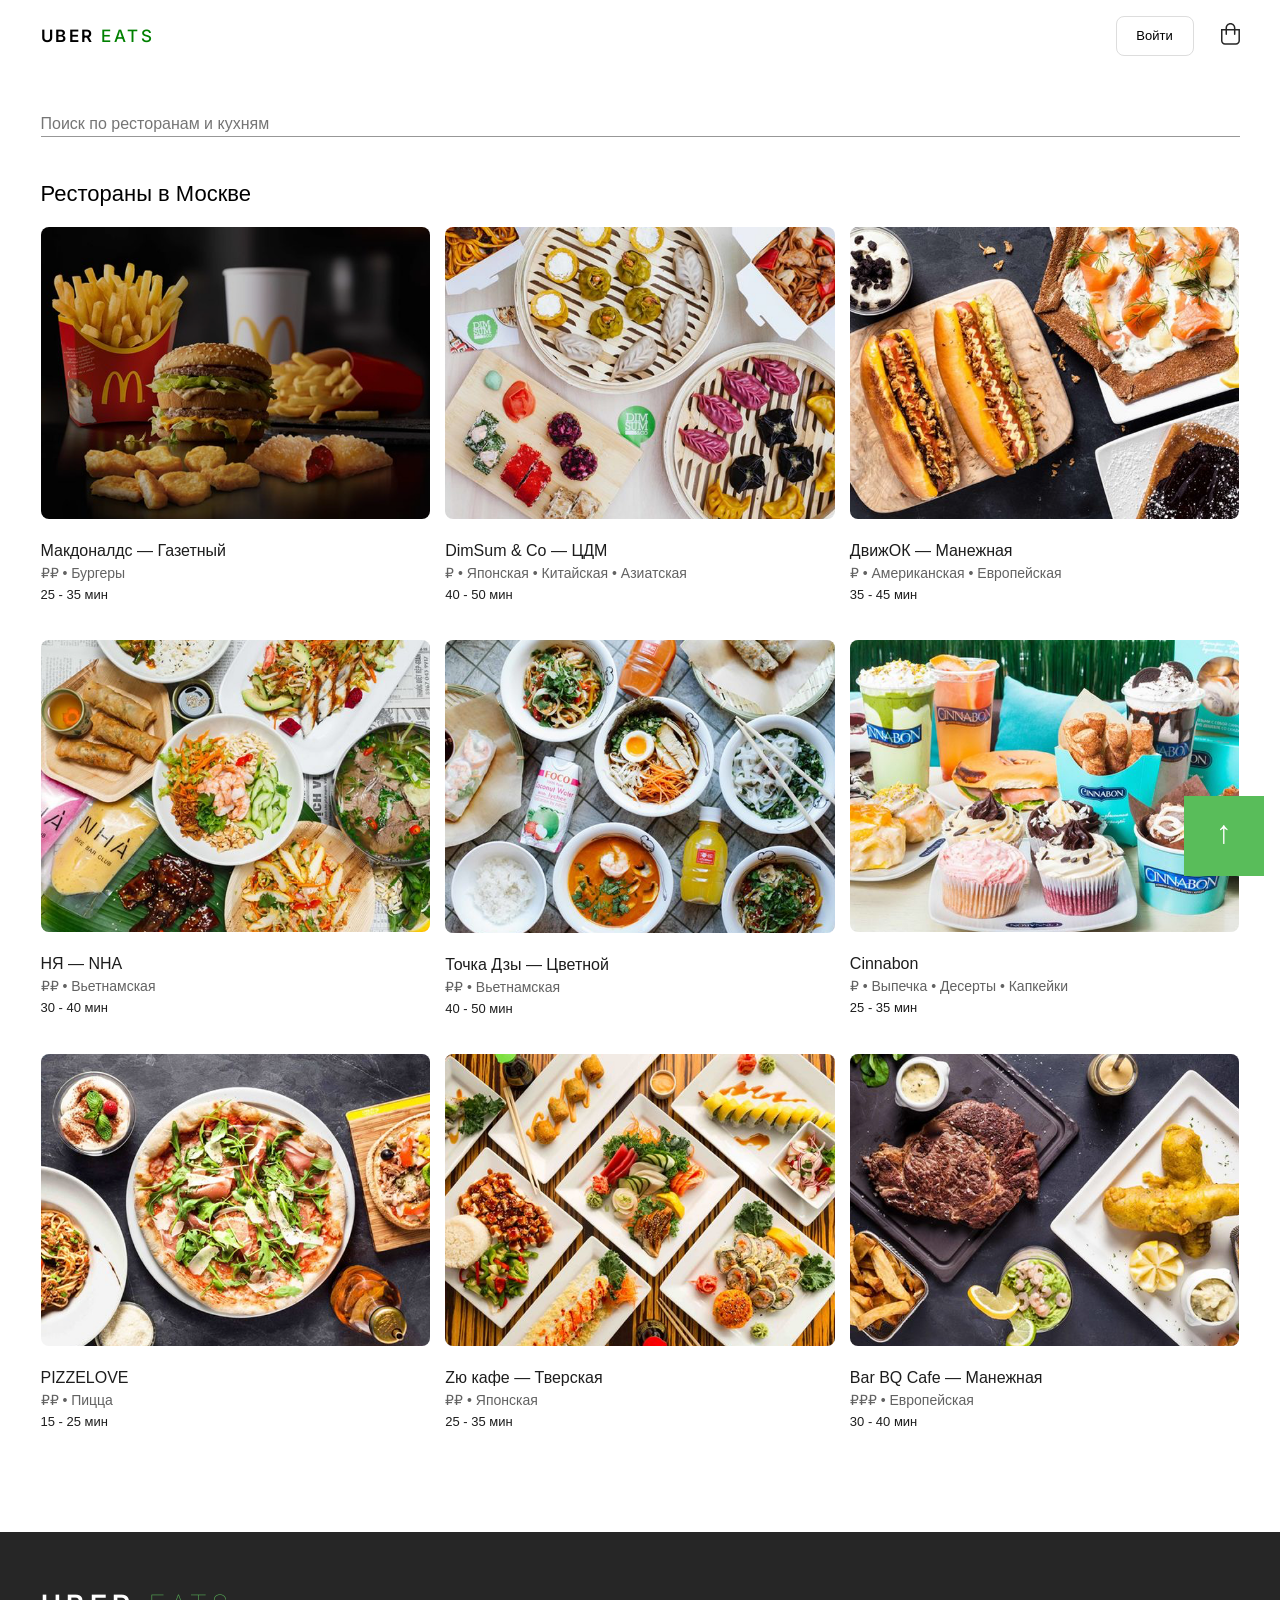
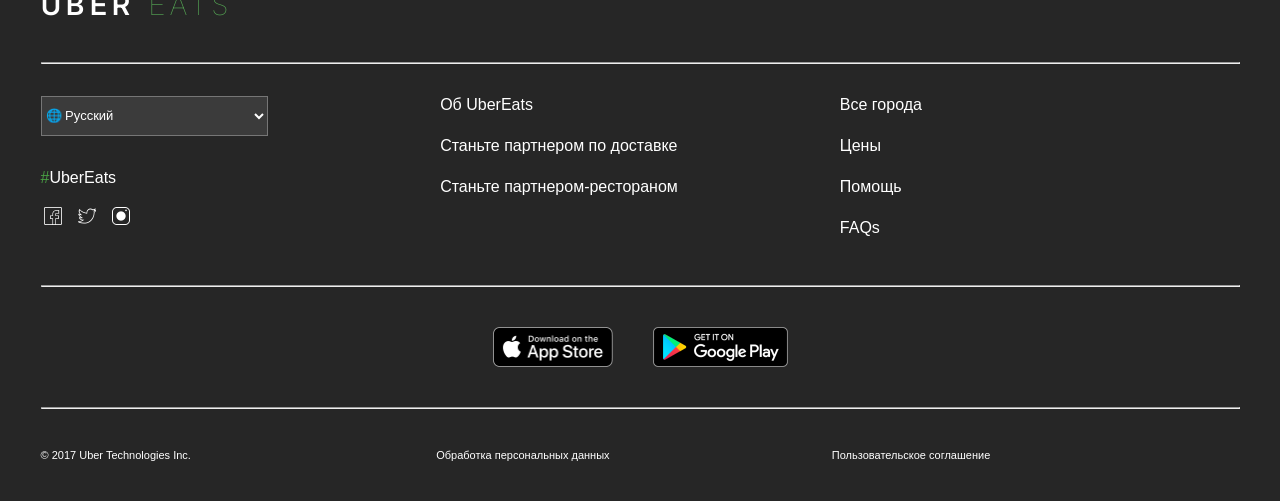
<file: index.html>
<!doctype html>
<html lang="en">
  <head>
    <meta charset="UTF-8" />
    <meta name="viewport" content="width=device-width, initial-scale=1.0" />
    <title>Uber Eats</title>
    <link
      href="https://fonts.googleapis.com/css2?family=Inter:wght@400;600;700&display=swap"
      rel="stylesheet"
    />
    <link rel="stylesheet" href="style.css" />
    <script src="app.js" defer></script>
  </head>
  <body>
    <header>
      <div class="container">
        <div class="header-main">
          <div class="header-logo">
            <a href="#">UBER <span class="eats">EATS</span></a>
          </div>
          <div class="header-actions">
            <button class="header-button">Войти</button>
            <a href="#" class="basket">
              <img src="images/basket.svg" alt="Корзина" />
            </a>
          </div>
        </div>
      </div>
    </header>

    <main>
      <div class="container">
        <input
          type="text"
          placeholder="Поиск по ресторанам и кухням"
          class="search-input"
        />

        <section class="restaurants">
          <h2 class="title">Рестораны в Москве</h2>

          <ul class="restaurant-cards">
            <li class="card">
              <a href="restaurant.html">
                <figure>
                  <img src="images/Macdonalds.png" alt="Ресторан Макдоналдс" />
                  <figcaption>
                    <h3 class="restaurant-name">Макдоналдс &mdash; Газетный</h3>
                    <p class="restaurant-info">
                      &#8381;&#8381; &#8226; Бургеры
                    </p>
                    <p class="waiting-time">25 - 35 мин</p>
                  </figcaption>
                </figure>
              </a>
            </li>

            <li class="card">
              <a href="restaurant.html">
                <figure>
                  <img src="images/DimSum.png" alt="Ресторан DimSum" />
                  <figcaption>
                    <h3 class="restaurant-name">DimSum & Co &mdash; ЦДМ</h3>
                    <p class="restaurant-info">
                      ₽ • Японская • Китайская • Азиатская
                    </p>
                    <p class="waiting-time">40 - 50 мин</p>
                  </figcaption>
                </figure>
              </a>
            </li>

            <li class="card">
              <a href="restaurant.html">
                <figure>
                  <img src="images/Dvizhok.png" alt="Ресторан ДвижОК" />
                  <figcaption>
                    <h3 class="restaurant-name">ДвижОК &mdash; Манежная</h3>
                    <p class="restaurant-info">
                      ₽ • Американская • Европейская
                    </p>
                    <p class="waiting-time">35 - 45 мин</p>
                  </figcaption>
                </figure>
              </a>
            </li>

            <li class="card">
              <a href="restaurant.html">
                <figure>
                  <img src="images/Nya.png" alt="Ресторан НЯ" />
                  <figcaption>
                    <h3 class="restaurant-name">НЯ &mdash; NHA</h3>
                    <p class="restaurant-info">₽₽ • Вьетнамская</p>
                    <p class="waiting-time">30 - 40 мин</p>
                  </figcaption>
                </figure>
              </a>
            </li>

            <li class="card">
              <a href="restaurant.html">
                <figure>
                  <img src="images/Dzi.png" alt='Ресторан "Точка Дзы"' />
                  <figcaption>
                    <h3 class="restaurant-name">Точка Дзы &mdash; Цветной</h3>
                    <p class="restaurant-info">₽₽ • Вьетнамская</p>
                    <p class="waiting-time">40 - 50 мин</p>
                  </figcaption>
                </figure>
              </a>
            </li>

            <li class="card">
              <a href="restaurant.html">
                <figure>
                  <img src="images/Cinnabon.png" alt="Ресторан Cinnabon" />
                  <figcaption>
                    <h3 class="restaurant-name">Cinnabon</h3>
                    <p class="restaurant-info">
                      ₽ • Выпечка • Десерты • Капкейки
                    </p>
                    <p class="waiting-time">25 - 35 мин</p>
                  </figcaption>
                </figure>
              </a>
            </li>

            <li class="card">
              <a href="restaurant.html">
                <figure>
                  <img src="images/Pizzelove.png" alt="Ресторан Pizzelove" />
                  <figcaption>
                    <h3 class="restaurant-name">PIZZELOVE</h3>
                    <p class="restaurant-info">₽₽ • Пицца</p>
                    <p class="waiting-time">15 - 25 мин</p>
                  </figcaption>
                </figure>
              </a>
            </li>

            <li class="card">
              <a href="restaurant.html">
                <figure>
                  <img src="images/Ziu.png" alt="Zю кафе на Тверской" />
                  <figcaption>
                    <h3 class="restaurant-name">Zю кафе &mdash; Тверская</h3>
                    <p class="restaurant-info">₽₽ • Японская</p>
                    <p class="waiting-time">25 - 35 мин</p>
                  </figcaption>
                </figure>
              </a>
            </li>

            <li class="card">
              <a href="restaurant.html">
                <figure>
                  <img src="images/Bbq.png" alt='Кафе "Bar BQ" на Манежной' />
                  <figcaption>
                    <h3 class="restaurant-name">
                      Bar BQ Cafe &mdash; Манежная
                    </h3>
                    <p class="restaurant-info">₽₽₽ • Европейская</p>
                    <p class="waiting-time">30 - 40 мин</p>
                  </figcaption>
                </figure>
              </a>
            </li>
          </ul>
        </section>
      </div>
    </main>

    <footer>
      <div class="container">
        <div class="footer-logo">
          <a href="#">UBER <span class="footer-eats">EATS</span></a>
        </div>
        <hr />
        <div class="footer-content">
          <div class="footer-info">
            <select name="language" id="language-select">
              <option value="russian">&#x1F310; Русский</option>
              <option value="english">&#x1F310; Английский</option>
            </select>
            <div class="social">
              <p class="hashtag"><span class="hash">#</span>UberEats</p>
              <div class="social-logo">
                <a
                  href="https://www.facebook.com/UberEats/"
                  target="_blank"
                  rel="noopener noreferrer"
                >
                  <img src="images/facebook.png" alt="Facebook" />
                </a>
                <a
                  href="https://x.com/ubereats"
                  target="_blank"
                  rel="noopener noreferrer"
                >
                  <img src="images/twitter.png" alt="Twitter" />
                </a>
                <a
                  href="https://www.instagram.com/ubereats"
                  target="_blank"
                  rel="noopener noreferrer"
                >
                  <img src="images/instagram.png" alt="Instagram" />
                </a>
              </div>
            </div>
          </div>
          <nav class="footer-menu">
            <ul class="list-menu">
              <li><a href="#">Об UberEats</a></li>
              <li><a href="#">Станьте партнером по доставке</a></li>
              <li><a href="#">Станьте партнером-рестораном</a></li>
            </ul>
            <ul class="list-menu">
              <li><a href="#">Все города</a></li>
              <li><a href="#">Цены</a></li>
              <li><a href="#">Помощь</a></li>
              <li><a href="#">FAQs</a></li>
            </ul>
          </nav>
        </div>
        <hr />
        <div class="footer-apps">
          <a href="#"
            ><img src="images/appstore.png" alt="App Store" class="app-store"
          /></a>
          <a href="#"
            ><img
              src="images/googleplay.png"
              alt="Google Play"
              class="google-play"
          /></a>
        </div>
        <hr />
        <ul class="footer-bottom">
          <li><a href="#">© 2017 Uber Technologies Inc.</a></li>
          <li><a href="#">Обработка персональных данных</a></li>
          <li><a href="#">Пользовательское соглашение</a></li>
        </ul>
      </div>
    </footer>
    <button class="up-button"><span class="up-arrow">&#8593;</span></button>
  </body>
</html>
</file>
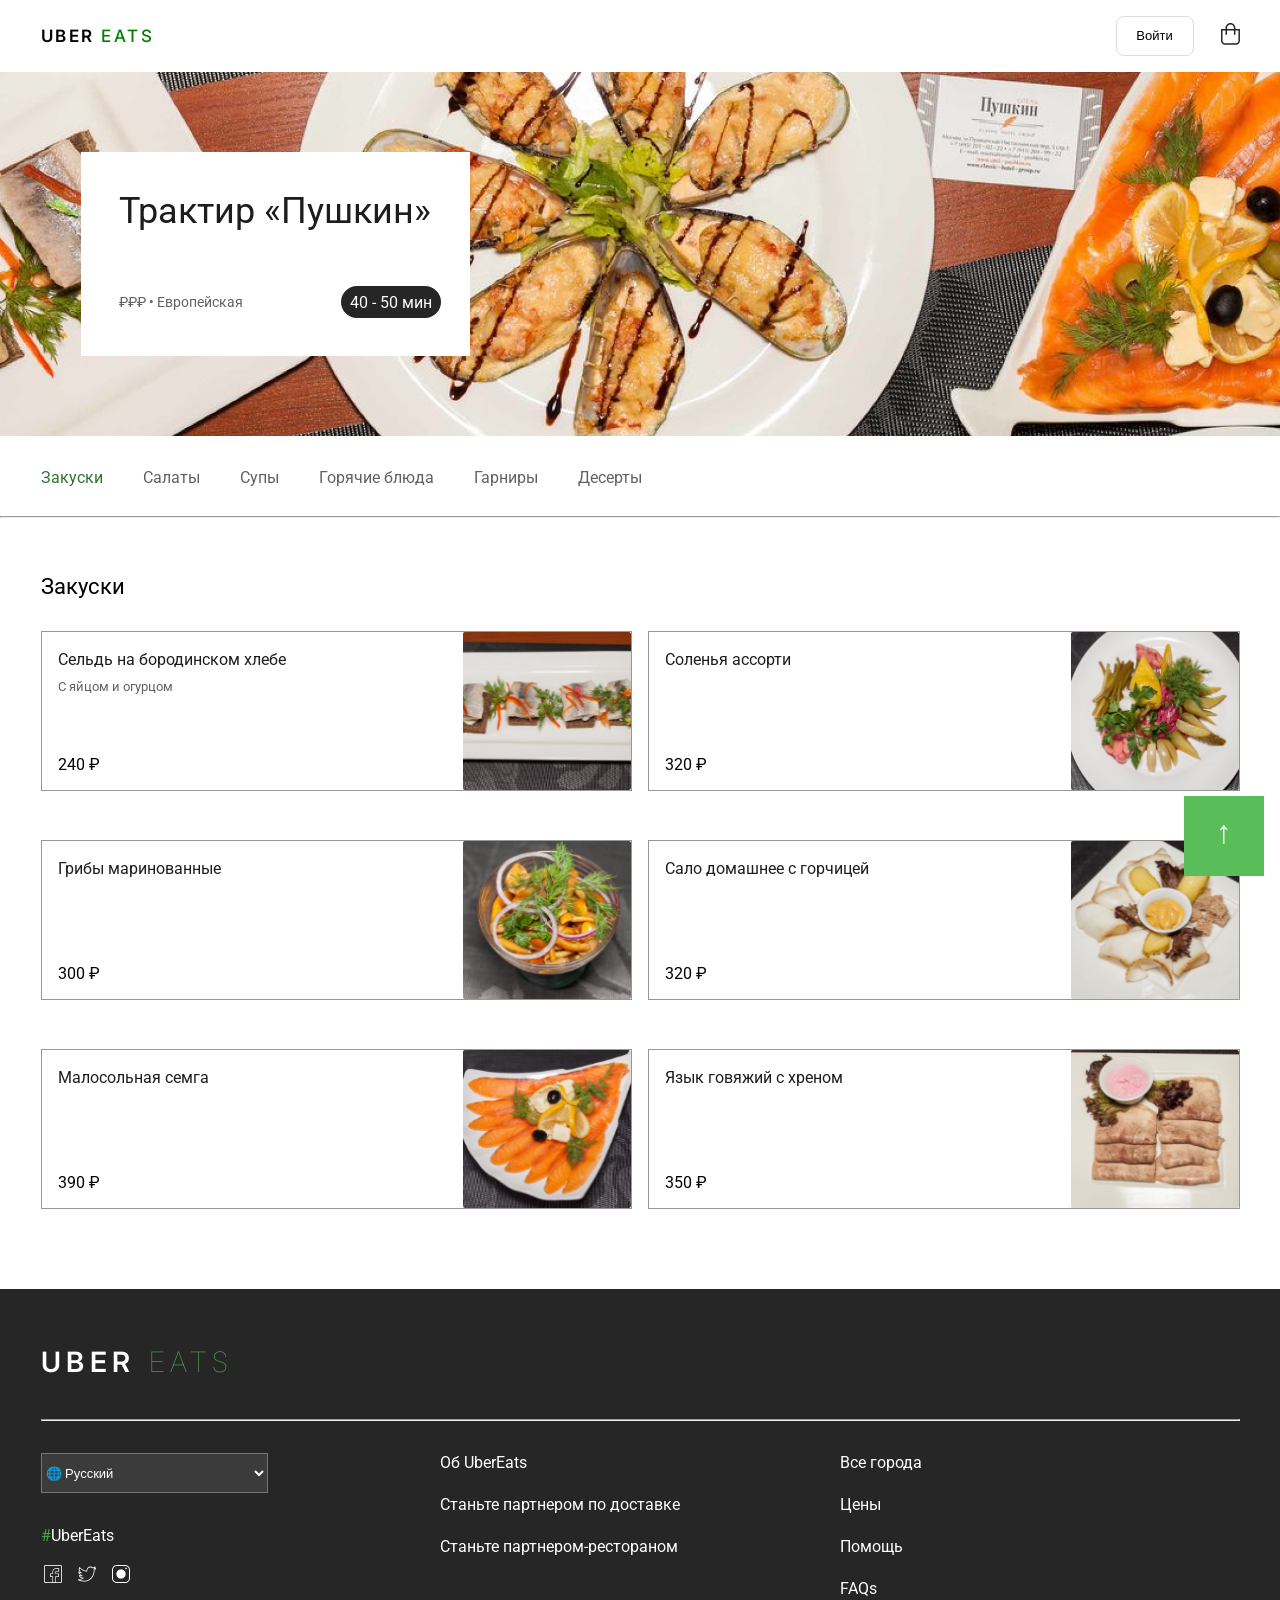
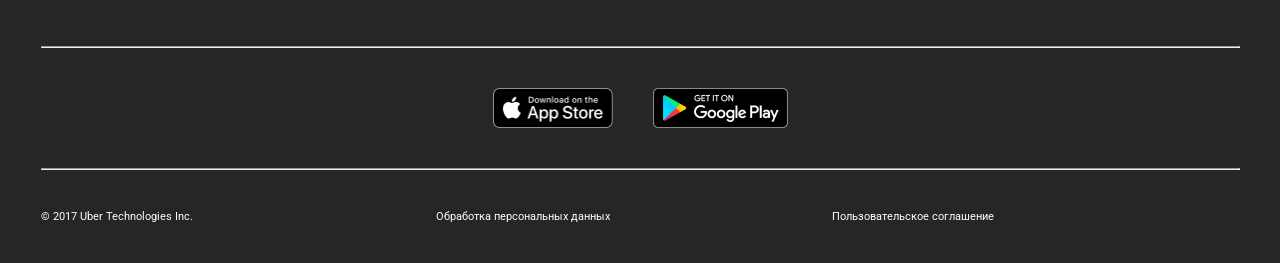
<file: restaurant.html>
<!doctype html>
<html lang="en">
  <head>
    <meta charset="UTF-8" />
    <meta name="viewport" content="width=device-width, initial-scale=1.0" />
    <title>Restaurant</title>
    <link
      href="https://fonts.googleapis.com/css2?family=Inter:wght@400;600;700&display=swap"
      rel="stylesheet"
    />
    <link
      href="https://fonts.googleapis.com/css2?family=Roboto&display=swap"
      rel="stylesheet"
    />
    <link rel="stylesheet" href="style.css" />
    <script src="app.js" defer></script>
  </head>
  <body>
    <header>
      <div class="container">
        <div class="header-main">
          <div class="header-logo">
            <a href="index.html">UBER <span class="eats">EATS</span></a>
          </div>
          <div class="header-actions">
            <button class="header-button">Войти</button>
            <a href="#" class="basket">
              <img src="images/basket.svg" alt="Корзина" />
            </a>
          </div>
        </div>
      </div>
    </header>

    <main>
      <div class="restaurant-background">
        <div class="restaurant-description">
          <h1 class="restaurant-header">Трактир «Пушкин»</h1>
          <div class="restaurant-details">
            <p class="restaurant-info">₽₽₽ • Европейская</p>
            <span class="restaurant-waiting-time">40 - 50 мин</span>
          </div>
        </div>
      </div>
      <div class="container">
        <nav class="restaurant-menu">
          <ul class="restaurant-menu-list">
            <li><a href="#">Закуски</a></li>
            <li><a href="#">Салаты</a></li>
            <li><a href="#">Супы</a></li>
            <li><a href="#">Горячие блюда</a></li>
            <li><a href="#">Гарниры</a></li>
            <li><a href="#">Десерты</a></li>
          </ul>
        </nav>
      </div>
      <hr />
      <div class="container">
        <section class="snacks">
          <div class="snacks-header">
            <h2>Закуски</h2>
          </div>
          <ul class="snacks-cards">
            <li class="snacks-card">
              <div class="snacks-description">
                <p class="snacks-name">Сельдь на бородинском хлебе</p>
                <p class="additional-description">С яйцом и огурцом</p>
                <p class="snacks-price">240 ₽</p>
              </div>
              <img
                src="images/herring.png"
                alt="Селедка на бородинском хлебе"
              />
            </li>
            <li class="snacks-card">
              <div class="snacks-description">
                <p class="snacks-name">Соленья ассорти</p>
                <p class="snacks-price">320 ₽</p>
              </div>
              <img src="images/pickles.png" alt="Соленья ассорти" />
            </li>
            <li class="snacks-card">
              <div class="snacks-description">
                <p class="snacks-name">Грибы маринованные</p>
                <p class="snacks-price">300 ₽</p>
              </div>
              <img src="images/mushrooms.png" alt="Грибы маринованные" />
            </li>
            <li class="snacks-card">
              <div class="snacks-description">
                <p class="snacks-name">Сало домашнее с горчицей</p>
                <p class="snacks-price">320 ₽</p>
              </div>
              <img src="images/salo.png" alt="Сало домашнее с горчицей" />
            </li>
            <li class="snacks-card">
              <div class="snacks-description">
                <p class="snacks-name">Малосольная семга</p>
                <p class="snacks-price">390 ₽</p>
              </div>
              <img src="images/salmon.png" alt="Малосольная семга" />
            </li>
            <li class="snacks-card">
              <div class="snacks-description">
                <p class="snacks-name">Язык говяжий с хреном</p>
                <p class="snacks-price">350 ₽</p>
              </div>
              <img src="images/tongue.png" alt="Язык говяжий с хреном" />
            </li>
          </ul>
        </section>
      </div>
    </main>

    <footer>
      <div class="container">
        <div class="footer-logo">
          <a href="#">UBER <span class="footer-eats">EATS</span></a>
        </div>
        <hr />
        <div class="footer-content">
          <div class="footer-info">
            <select name="language" id="language-select">
              <option value="russian">&#x1F310; Русский</option>
              <option value="english">&#x1F310; Английский</option>
            </select>
            <div class="social">
              <p class="hashtag"><span class="hash">#</span>UberEats</p>
              <div class="social-logo">
                <a
                  href="https://www.facebook.com/UberEats/"
                  target="_blank"
                  rel="noopener noreferrer"
                >
                  <img src="images/facebook.png" alt="Facebook" />
                </a>
                <a
                  href="https://x.com/ubereats"
                  target="_blank"
                  rel="noopener noreferrer"
                >
                  <img src="images/twitter.png" alt="Twitter" />
                </a>
                <a
                  href="https://www.instagram.com/ubereats"
                  target="_blank"
                  rel="noopener noreferrer"
                >
                  <img src="images/instagram.png" alt="Instagram" />
                </a>
              </div>
            </div>
          </div>
          <nav class="footer-menu">
            <ul class="list-menu">
              <li><a href="#">Об UberEats</a></li>
              <li><a href="#">Станьте партнером по доставке</a></li>
              <li><a href="#">Станьте партнером-рестораном</a></li>
            </ul>
            <ul class="list-menu">
              <li><a href="#">Все города</a></li>
              <li><a href="#">Цены</a></li>
              <li><a href="#">Помощь</a></li>
              <li><a href="#">FAQs</a></li>
            </ul>
          </nav>
        </div>
        <hr />
        <div class="footer-apps">
          <a href="#"
            ><img src="images/appstore.png" alt="App Store" class="app-store"
          /></a>
          <a href="#"
            ><img
              src="images/googleplay.png"
              alt="Google Play"
              class="google-play"
          /></a>
        </div>
        <hr />
        <ul class="footer-bottom">
          <li><a href="#">© 2017 Uber Technologies Inc.</a></li>
          <li><a href="#">Обработка персональных данных</a></li>
          <li><a href="#">Пользовательское соглашение</a></li>
        </ul>
      </div>
    </footer>
    <button class="up-button"><span class="up-arrow">&#8593;</span></button>
  </body>
</html>
</file>
<file: style.css>
* {
  padding: 0;
  margin: 0;
  box-sizing: border-box;
}

body {
  font-family: "Roboto", sans-serif;
}

header {
  font-family: "Inter", sans-serif;
  font-weight: 600;
  font-size: 17px;
  letter-spacing: 0.15em;
  padding: 16px 0px;
  color: #000;
}

.container {
  max-width: 1219px;
  margin-left: auto;
  margin-right: auto;
  padding-left: 10px;
  padding-right: 10px;
}

.eats {
  color: green;
  font-weight: 500;
}

.header-logo a {
  text-decoration: none;
  color: #000;
}

.header-button {
  background-color: white;
  color: black;
  border: 1px solid #ddd;
  height: 40px;
  width: 78px;
  font-size: 13px;
  line-height: 24px;
  cursor: pointer;
  border-radius: 8px;
  transition:
    transform 0.2s ease,
    box-shadow 0.2s ease,
    background-color 0.2s ease,
    color 0.2s ease;
}

.header-button:hover {
  background-color: black;
  color: white;
  transform: translateY(-2px);
  box-shadow: 0 8px 18px rgba(0, 0, 0, 0.15);
}

.header-button:active {
  transform: translateY(0) scale(0.98);
}

.header-actions {
  display: flex;
  align-items: center;
  gap: 27px;
}

.header-main {
  display: flex;
  justify-content: space-between;
  align-items: center;
}

.search-input {
  width: 100%;
  border: none;
  outline: none;
  border-bottom: 1px solid #979797;
  margin: 40px 0px;
  font-size: 16px;
  line-height: 24px;
}

.title {
  font-size: 22px;
  font-weight: 400;
  line-height: 34px;
}

.restaurant-cards {
  display: grid;
  grid-template-columns: repeat(auto-fit, minmax(308px, 1fr));
  gap: 15px;
  margin-top: 16px;
  margin-bottom: 80px;
}

.card {
  padding-bottom: 20px;
  transition: transform 0.2s ease;
}

.card:hover {
  transform: translateY(-2px);
}

.card img {
  width: 100%;
  aspect-ratio: 4 / 3;
  object-fit: cover;
  border-radius: 8px;
  margin-bottom: 16px;
}

main ul {
  list-style-type: none;
}

.restaurant-name {
  font-size: 16px;
  line-height: 24px;
  font-weight: 400;
  color: #1d1d1d;
}

.restaurant-info {
  font-size: 14px;
  line-height: 21px;
  font-weight: 400;
  color: #626262;
}

.waiting-time {
  font-size: 13px;
  line-height: 21px;
  font-weight: 400;
  color: #1d1d1d;
}

footer {
  background-color: #262626;
  color: #fff;
}

.footer-logo {
  font-family: "Inter", sans-serif;
  font-size: 28px;
  font-weight: 600;
  letter-spacing: 0.2em;
  padding-bottom: 40px;
  padding-top: 56px;
}

.footer-eats {
  color: #57ad56;
  font-weight: 100;
}

#language-select {
  background-color: #3b3b3b;
  font-size: 13px;
  color: #fff;
  width: 227px;
  height: 40px;
}

.hashtag {
  font-size: 16px;
  margin-top: 33px;
  margin-bottom: 17px;
}

.hash {
  color: #49a144;
}

.social img {
  width: 24px;
  height: 24px;
}

.social-logo {
  display: flex;
  gap: 10px;
}

footer a {
  text-decoration: none;
  color: #fff;
}

footer ul {
  list-style-type: none;
  padding-left: 0;
  margin: 0;
}

.footer-content {
  display: grid;
  grid-template-columns: 1fr 2fr;
  padding-top: 32px;
  padding-bottom: 48px;
}

.footer-menu {
  display: grid;
  grid-template-columns: 50% auto;
}

.list-menu {
  display: flex;
  flex-direction: column;
  gap: 23px;
}

.footer-apps {
  display: flex;
  align-items: center;
  justify-content: center;
  gap: 40px;
  padding: 40px 0px;
}

.app-store {
  width: 120px;
  height: 40px;
}

.google-play {
  width: 135px;
  height: 40px;
}

.footer-apps a {
  display: flex;
}

.footer-bottom {
  font-size: 11px;
  display: flex;
  padding: 40px 0px;
}

.footer-bottom li {
  width: 33%;
}

.up-button {
  position: fixed;

  right: 16px;
  bottom: 24px;

  color: #fff;
  background-color: #59bd5a;

  height: 80px;
  width: 80px;

  border: none;
  cursor: pointer;

  font-size: 32px;

  display: flex;
  justify-content: center;
  align-items: center;
}

.up-arrow {
  transform: translateY(-4px);
}

main a {
  text-decoration: none;
  color: inherit;
}

.restaurant-background {
  background-image: url("images/Pushkin-lg.png");
  background-size: cover;
  background-position: center center;
  height: 364px;
  padding: 80px 0px 80px 81px;
}

.restaurant-description {
  padding: 38px 29px 0px 38px;
  width: 389px;
  height: 204px;
  background-color: #fff;
}

.restaurant-header {
  font-family: Roboto, sans-serif;
  font-size: 36px;
  color: #1d1d1d;
  font-weight: 400;
  margin-bottom: 54px;
}

.restaurant-waiting-time {
  color: #fff;
  background-color: #262626;
  width: 100px;
  height: 32px;
  border-radius: 16px;
  border: none;
  display: flex;
  justify-content: center;
  align-items: center;
}

.restaurant-details {
  display: flex;
  justify-content: space-between;
  align-items: center;
}

.restaurant-menu a {
  text-decoration: none;
  color: #626262;
  font-size: 16px;
}

.restaurant-menu ul {
  list-style-type: none;
}

.restaurant-menu {
  padding: 32px 0px 29px;
}

.restaurant-menu-list {
  display: flex;
  gap: 40px;
}

.restaurant-menu li:first-child a {
  color: #327430;
}

.snacks {
  padding-top: 56px;
  padding-bottom: 80px;
}

.snacks h2 {
  font-size: 22px;
  font-weight: 400;
}

.snacks-header {
  margin-bottom: 32px;
}

.additional-description {
  font-size: 13px;
  line-height: 21px;
  color: #626262;
  margin-top: 4px;
}

.snacks-card {
  border: #979797 solid 1px;
  max-width: 100%;
  height: 160px;
  display: flex;
  justify-content: space-between;
  min-width: 0;
  min-height: 0;
}

.snacks-description {
  padding: 16px 0px 16px 16px;
  display: flex;
  flex-direction: column;
  min-width: 0;
  overflow: hidden;
}

.snacks-name {
  font-size: 16px;
  line-height: 24px;
  color: #1d1d1d;
  white-space: nowrap;
  overflow: hidden;
  text-overflow: ellipsis;
  max-width: 100%;
}

.snacks-cards {
  display: grid;
  grid-template-columns: 1fr 1fr;
  row-gap: 49px;
  column-gap: 16px;
  width: 100%;
}

.snacks-price {
  margin-top: auto;
}

@media screen and (max-width: 1000px) {
  #language-select {
    width: 175px;
  }

  .footer-menu {
    grid-template-columns: 60% auto;
  }

  .restaurant-background {
    padding: 80px 0px 80px 8px;
    background-image: url("images/Pushkin-md.png");
  }

  .restaurant-description {
    width: 432px;
  }

  .snacks-cards {
    grid-template-columns: 1fr;
    gap: 32px;
  }

  .snacks {
    padding-bottom: 48px;
  }

  .snacks-description {
    padding-left: 24px;
  }
}

@media screen and (max-width: 720px) {
  .footer-content {
    display: flex;
    flex-direction: column;
    gap: 39px;
  }

  .footer-menu {
    display: flex;
    flex-direction: column;
    gap: 23px;
  }

  .app-store {
    width: 108px;
    height: 36px;
  }

  .google-play {
    width: 124px;
    height: 36px;
  }

  .footer-bottom {
    display: flex;
    flex-direction: column;
    gap: 24px;
  }

  .restaurant-background {
    background-image: url("images/Pushkin-xs.png");
    height: 255px;
    margin-bottom: 100px;
    padding: 131px 4px 0px 8px;
  }

  .restaurant-description {
    width: 100%;
    height: 180px;
  }

  .restaurant-menu {
    display: none;
  }

  .snacks-cards {
    gap: 16px;
  }

  .snacks-card {
    height: 108px;
  }

  .snacks-header {
    display: flex;
    justify-content: center;
    margin-bottom: 56px;
  }

  .snacks-description {
    padding: 0px 0px 15px 0px;
  }

  .snacks-card {
    border: none;
    border-bottom: 1px solid #979797;
  }
}
</file>
